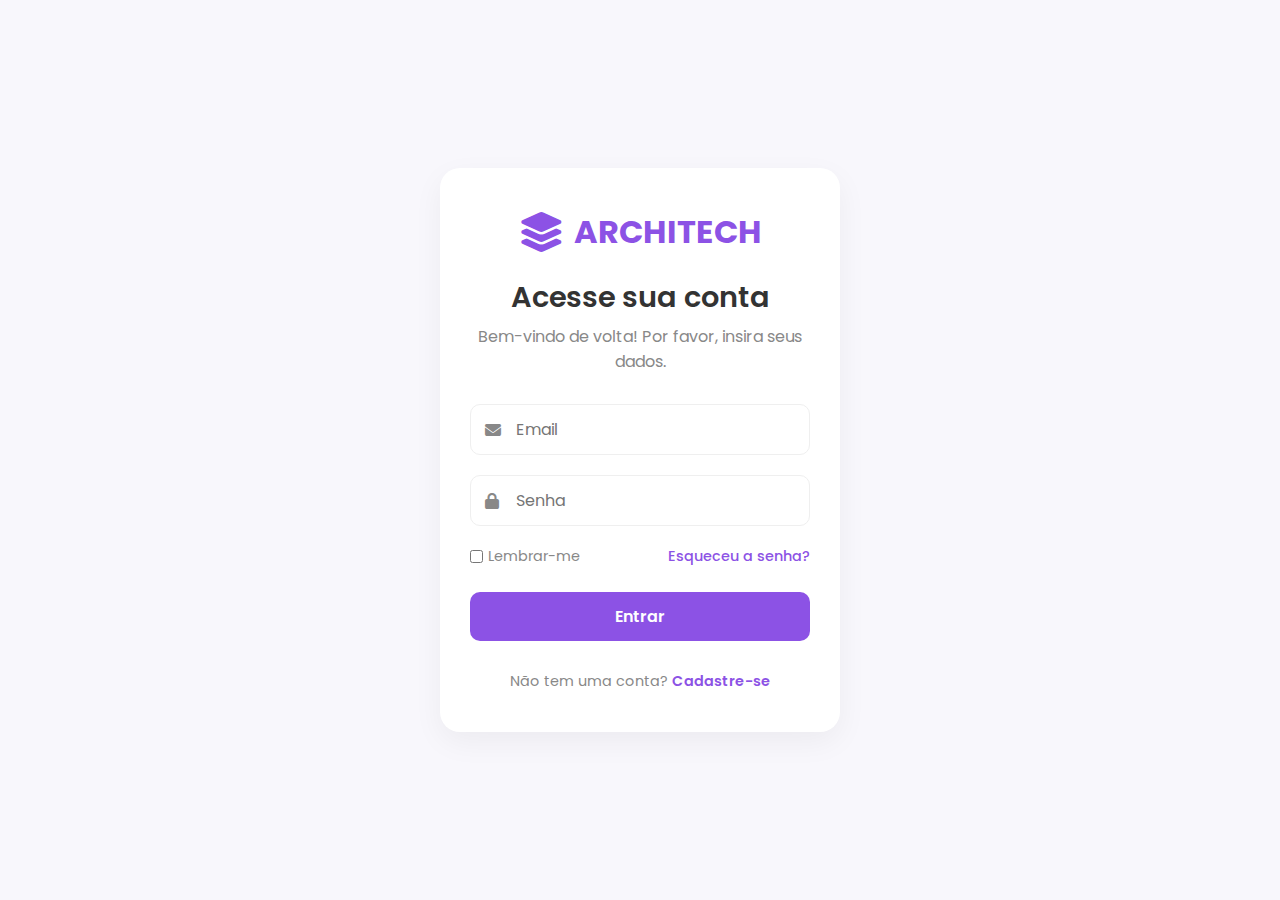
<file: Tela De Login/index.html>
<!DOCTYPE html>
<html lang="pt-BR">
<head>
    <meta charset="UTF-8">
    <meta name="viewport" content="width=device-width, initial-scale=1.0">
    <title>Architech - Login</title>
    <link rel="stylesheet" href="login.css">
    <link rel="preconnect" href="https://fonts.googleapis.com">
    <link rel="preconnect" href="https://fonts.gstatic.com" crossorigin>
    <link href="https://fonts.googleapis.com/css2?family=Poppins:wght@400;500;600;700&display=swap" rel="stylesheet">
    <link rel="stylesheet" href="https://cdnjs.cloudflare.com/ajax/libs/font-awesome/6.5.1/css/all.min.css">
</head>
<body>
    <div class="login-container">
        <div class="login-box">
            <div class="logotipo">
                <i class="fa-solid fa-layer-group"></i>
                <h1>ARCHITECH</h1>
            </div>
            <h2>Acesse sua conta</h2>
            <p class="subtitle">Bem-vindo de volta! Por favor, insira seus dados.</p>

            <form id="login-form">
                <div class="input-group">
                    <i class="fa-solid fa-envelope"></i>
                    <input type="email" id="email" placeholder="Email" required>
                </div>
                <div class="input-group">
                    <i class="fa-solid fa-lock"></i>
                    <input type="password" id="password" placeholder="Senha" required>
                </div>

                <div class="login-options">
                    <div class="remember-me">
                        <input type="checkbox" id="remember">
                        <label for="remember">Lembrar-me</label>
                    </div>
                    <a href="#" class="forgot-password">Esqueceu a senha?</a>
                </div>

                <button type="submit" class="btn-login">Entrar</button>
            </form>
            
            <div class="signup-link">
                <p>Não tem uma conta? <a href="#">Cadastre-se</a></p>
            </div>
        </div>
    </div>
    <script src="login.js"></script>
</body>
</html>
</file>
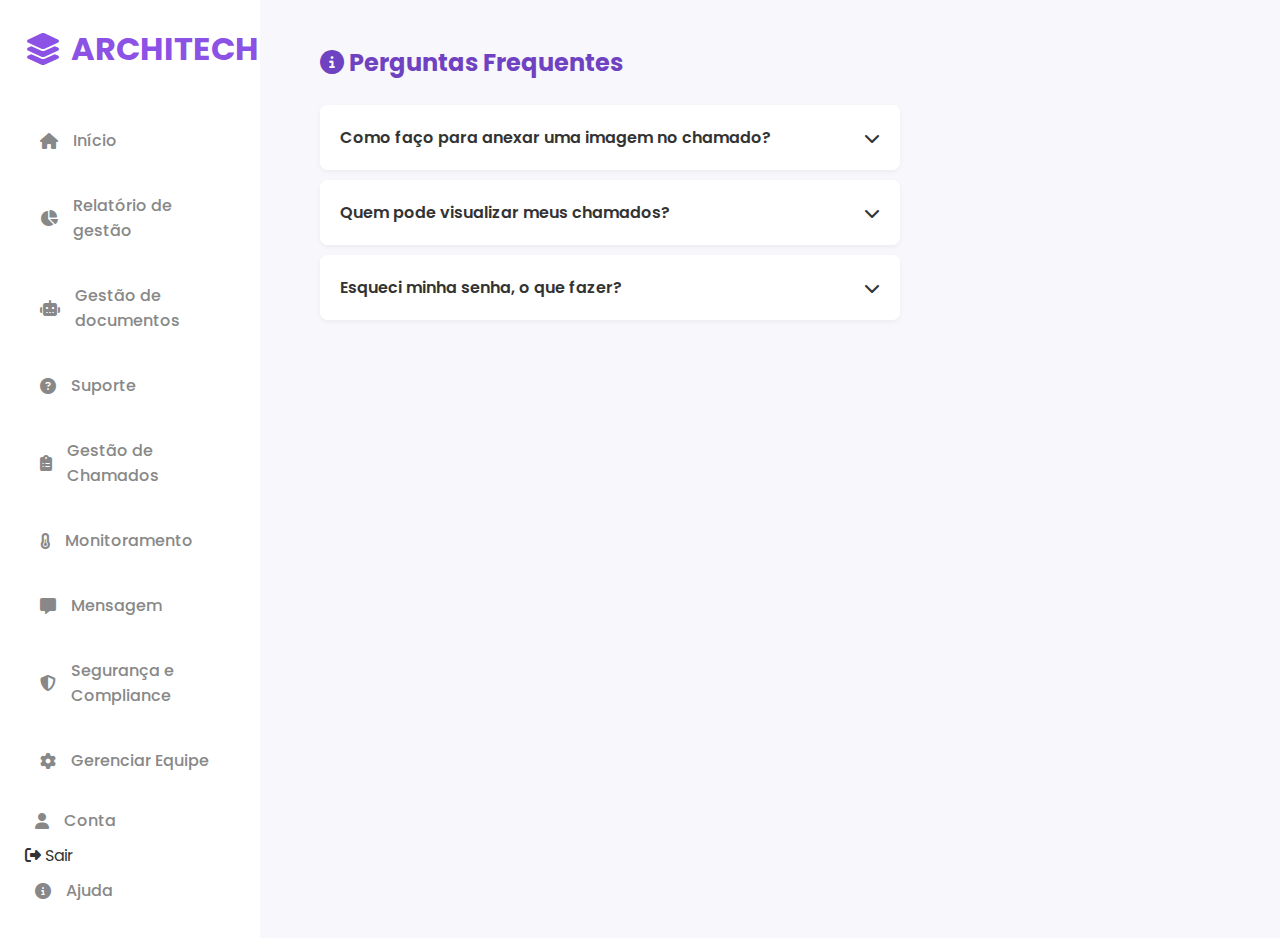
<file: html/ajuda.html>
<!DOCTYPE html>
<html lang="pt-BR">
<head>
    <meta charset="UTF-8">
    <meta name="viewport" content="width=device-width, initial-scale=1.0">
    <title>Ajuda & FAQ | ARCHITECH</title>
    <link rel="icon" type="image/png" href="img/Design sem nome (5).png">
    <link rel="stylesheet" href="../css/inicial.css">
    <link rel="preconnect" href="https://fonts.googleapis.com">
    <link rel="preconnect" href="https://fonts.gstatic.com" crossorigin>
    <link href="https://fonts.googleapis.com/css2?family=Poppins:wght@400;500;600;700&display=swap" rel="stylesheet">
    <link rel="stylesheet" href="https://cdnjs.cloudflare.com/ajax/libs/font-awesome/6.5.1/css/all.min.css">
    
    <style>
        .faq-container {
            max-width: 800px;
            margin: 0 auto;
            padding: 20px;
        }
        .faq-item {
            background: white;
            margin-bottom: 10px;
            border-radius: 8px;
            overflow: hidden;
            box-shadow: 0 2px 5px rgba(0,0,0,0.05);
        }
        .faq-pergunta {
            padding: 20px;
            background: #fff;
            display: flex;
            justify-content: space-between;
            align-items: center;
            cursor: pointer;
            font-weight: 600;
            color: #333;
            transition: background 0.3s;
        }
        .faq-pergunta:hover {
            background: #f8f5ff;
        }
        .faq-resposta {
            padding: 0 20px;
            max-height: 0;
            overflow: hidden;
            transition: max-height 0.3s ease-out, padding 0.3s ease;
            color: #666;
            font-size: 14px;
            line-height: 1.6;
            background: #fdfcff;
        }
        .faq-item.ativo .faq-resposta {
            max-height: 200px;
            padding: 20px;
            border-top: 1px solid #eee;
        }
        .faq-item.ativo i {
            transform: rotate(180deg);
            color: #6f42c1;
        }
        i { transition: transform 0.3s; }
    </style>
</head>
<body>
    <div class="painel-container" id="main-content">
        <aside class="barra-lateral-esquerda">
            <div class="logotipo">
                <i class="fa-solid fa-layer-group"></i>
                <h1>ARCHITECH</h1>
            </div>
          <nav class="menu-navegacao">
                <ul>
                   <li><a href="inicial.html"><i class="fa-solid fa-house"></i> Início</a></li>
                    <li><a href="relatorio.html"><i class="fa-solid fa-chart-pie"></i> Relatório de gestão</a></li>
                    <li><a href="automacao.html"><i class="fa-solid fa-robot"></i> Gestão de documentos</a></li>
                    <li><a href="suporte.html"><i class="fa-solid fa-circle-question"></i> Suporte</a></li>
<li><a href="painel-chamados.html"><i class="fa-solid fa-clipboard-list"></i> Gestão de Chamados</a></li>
                    <li><a href="monitor.html"><i class="fa-solid fa-temperature-half"></i> Monitoramento</a></li>
                    
                    <li><a href="mensagem.html"><i class="fa-solid fa-message"></i> Mensagem</a></li>
                    <li><a href="seguranca.html"><i class="fa-solid fa-shield-halved"></i> Segurança e Compliance</a></li>
                    <li><a href="configuracoes.html"><i class="fa-solid fa-gear"></i> Gerenciar Equipe</a></li>
                </ul>
            </nav>
           <div class="rodape-barra-lateral">
    <ul>
        <li><a href="conta.html"><i class="fa-solid fa-user"></i> Conta</a></li>
       <a href="#" id="btn-logout"> <i class="fa-solid fa-right-from-bracket"></i> Sair </a>
        <li><a href="ajuda.html"><i class="fa-solid fa-circle-info"></i> Ajuda</a></li>
    </ul>
</div>
        </aside>

        <main class="conteudo-principal">
            <div class="faq-container">
                <h2 style="color: #6f42c1; margin-bottom: 25px;"><i class="fa-solid fa-circle-info"></i> Perguntas Frequentes</h2>

                <div class="faq-item">
                    <div class="faq-pergunta">
                        Como faço para anexar uma imagem no chamado?
                        <i class="fa-solid fa-chevron-down"></i>
                    </div>
                    <div class="faq-resposta">
                        Ao abrir um chamado na aba "Suporte", clique no botão "Escolher arquivo" abaixo da descrição. Selecione o print do erro e clique em enviar. Lembre-se que o limite é de 2MB por imagem.
                    </div>
                </div>

                <div class="faq-item">
                    <div class="faq-pergunta">
                        Quem pode visualizar meus chamados?
                        <i class="fa-solid fa-chevron-down"></i>
                    </div>
                    <div class="faq-resposta">
                        Apenas você e a equipe de TI (Administradores e Chefes) têm acesso aos seus chamados abertos.
                    </div>
                </div>

                <div class="faq-item">
                    <div class="faq-pergunta">
                        Esqueci minha senha, o que fazer?
                        <i class="fa-solid fa-chevron-down"></i>
                    </div>
                    <div class="faq-resposta">
                        Na tela de login, clique em "Esqueceu a senha?". Um e-mail de redefinição será enviado para o seu endereço cadastrado no sistema.
                    </div>
                </div>

            </div>
        </main>
    </div>

    <script>
        // Lógica simples para abrir/fechar o FAQ
        document.querySelectorAll('.faq-pergunta').forEach(pergunta => {
            pergunta.addEventListener('click', () => {
                const item = pergunta.parentElement;
                item.classList.toggle('ativo');
            });
        });
    </script>
</body>
</html>
</file>
<file: Tela De Login/login.css>
/* ---- VARIÁVEIS DE COR E FONTES (Consistente com o projeto) ---- */
:root {
    --primary-purple: #8C52E5;
    --light-purple: #E8D5F5;
    --background-color: #F8F7FC;
    --card-background: #FFFFFF;
    --text-dark: #333333;
    --text-light: #888;
    --text-white: #FFFFFF;
    --border-color: #EFEFEF;
    --font-family: 'Poppins', sans-serif;
}

/* ---- RESET BÁSICO ---- */
* {
    margin: 0;
    padding: 0;
    box-sizing: border-box;
}

body {
    font-family: var(--font-family);
    background-color: var(--background-color);
    color: var(--text-dark);
    display: flex;
    justify-content: center;
    align-items: center;
    min-height: 100vh;
}

/* ---- CONTAINER PRINCIPAL ---- */
.login-container {
    padding: 20px;
}

.login-box {
    width: 100%;
    max-width: 400px;
    background-color: var(--card-background);
    padding: 40px 30px;
    border-radius: 20px;
    box-shadow: 0 10px 30px rgba(0, 0, 0, 0.05);
    text-align: center;
}

/* ---- LOGOTIPO ---- */
.logotipo {
    display: flex;
    align-items: center;
    justify-content: center;
    gap: 10px;
    color: var(--primary-purple);
    margin-bottom: 20px;
}

.logotipo i {
    font-size: 2.5rem;
}

/* ---- TÍTULOS E TEXTOS ---- */
h2 {
    font-size: 1.8rem;
    font-weight: 600;
    margin-bottom: 5px;
}

.subtitle {
    color: var(--text-light);
    margin-bottom: 30px;
}

/* ---- GRUPO DE INPUTS (ÍCONE + CAMPO) ---- */
.input-group {
    position: relative;
    margin-bottom: 20px;
}

.input-group i {
    position: absolute;
    left: 15px;
    top: 50%;
    transform: translateY(-50%);
    color: var(--text-light);
}

.input-group input {
    width: 100%;
    padding: 12px 15px 12px 45px; /* Espaço para o ícone */
    border: 1px solid var(--border-color);
    border-radius: 10px;
    font-size: 1rem;
    font-family: var(--font-family);
    outline: none;
    transition: border-color 0.3s;
}

.input-group input:focus {
    border-color: var(--primary-purple);
}

/* ---- OPÇÕES DE LOGIN (LEMBRAR-ME E ESQUECEU A SENHA) ---- */
.login-options {
    display: flex;
    justify-content: space-between;
    align-items: center;
    font-size: 0.9rem;
    margin-bottom: 25px;
}

.remember-me {
    display: flex;
    align-items: center;
    gap: 5px;
    color: var(--text-light);
}

.forgot-password {
    color: var(--primary-purple);
    text-decoration: none;
    font-weight: 500;
}

.forgot-password:hover {
    text-decoration: underline;
}

/* ---- BOTÃO DE LOGIN ---- */
.btn-login {
    width: 100%;
    padding: 12px;
    background-color: var(--primary-purple);
    color: var(--text-white);
    border: none;
    border-radius: 10px;
    font-size: 1rem;
    font-weight: 600;
    font-family: var(--font-family);
    cursor: pointer;
    transition: opacity 0.3s;
}

.btn-login:hover {
    opacity: 0.9;
}

/* ---- LINK PARA CADASTRO ---- */
.signup-link {
    margin-top: 30px;
    font-size: 0.9rem;
    color: var(--text-light);
}

.signup-link a {
    color: var(--primary-purple);
    text-decoration: none;
    font-weight: 600;
}

.signup-link a:hover {
    text-decoration: underline;
}
</file>
<file: css/inicial.css>
/* ---- RESET BÁSICO E CONFIGURAÇÕES GLOBAIS ---- */
* {
    margin: 0;
    padding: 0;
    box-sizing: border-box;
}

:root {
    --primary-purple: #8C52E5;
    --light-purple: #E8D5F5;
    --background-color: #F8F7FC;
    --card-background: #FFFFFF;
    --text-dark: #333333;
    --text-light: #888;
    --text-white: #FFFFFF;
    --border-color: #EFEFEF;
    --font-family: 'Poppins', sans-serif;
}

body {
    font-family: var(--font-family);
    background-color: var(--background-color);
    color: var(--text-dark);
}

a {
    text-decoration: none;
    color: inherit;
}

ul {
    list-style: none;
}

/* ---- LAYOUT PRINCIPAL COM CSS GRID ---- */
.painel-container {
    display: grid;
    grid-template-columns: 260px 1fr 320px;
    min-height: 100vh;
    gap: 20px;
}

/* ---- COLUNA DA ESQUERDA (NAVEGAÇÃO) ---- */
.barra-lateral-esquerda {
    background-color: var(--card-background);
    padding: 25px;
    display: flex;
    flex-direction: column;
}

.barra-lateral-esquerda .logotipo {
    display: flex;
    align-items: center;
    gap: 10px;
    color: var(--primary-purple);
    margin-bottom: 40px;
}

.barra-lateral-esquerda .logotipo i {
    font-size: 2rem;
}

.barra-lateral-esquerda .menu-navegacao ul li a {
    display: flex;
    align-items: center;
    gap: 15px;
    padding: 15px;
    border-radius: 10px;
    font-weight: 500;
    color: var(--text-light);
    margin-bottom: 10px;
    transition: background-color 0.3s, color 0.3s;
}

.barra-lateral-esquerda .menu-navegacao ul li.ativo a,
.barra-lateral-esquerda .menu-navegacao ul li a:hover {
    background-color: var(--primary-purple);
    color: var(--text-white);
}

.barra-lateral-esquerda .rodape-barra-lateral {
    margin-top: auto;
}

.barra-lateral-esquerda .rodape-barra-lateral ul li a {
    display: flex;
    align-items: center;
    gap: 15px;
    padding: 10px;
    font-weight: 500;
    color: var(--text-light);
}

/* ---- CONTEÚDO PRINCIPAL (CENTRO) ---- */
.conteudo-principal {
    padding: 25px 20px;
    overflow-y: auto;
}

.cabecalho-principal {
    display: flex;
    justify-content: space-between;
    align-items: center;
    margin-bottom: 30px;
}

.cabecalho-principal .barra-pesquisa {
    display: flex;
    align-items: center;
    background-color: var(--card-background);
    padding: 10px 20px;
    border-radius: 12px;
    flex-grow: 1;
    max-width: 400px;
}

.cabecalho-principal .barra-pesquisa input {
    border: none;
    outline: none;
    margin-left: 10px;
    font-size: 1rem;
    background: transparent;
    width: 100%;
}

.cabecalho-principal .icones-cabecalho {
    display: flex;
    gap: 20px;
    font-size: 1.5rem;
    color: var(--text-light);
}

.banner-destaque {
    background-color: var(--light-purple);
    padding: 40px;
    border-radius: 20px;
    margin-bottom: 30px;
}

.banner-destaque h2 {
    font-size: 2rem;
    max-width: 60%;
    margin-bottom: 20px;
}

.banner-destaque .botao-principal {
    background-color: var(--card-background);
    color: var(--text-dark);
    border: none;
    padding: 12px 25px;
    font-size: 1rem;
    font-weight: 600;
    border-radius: 10px;
    cursor: pointer;
    transition: transform 0.2s;
}

.banner-destaque .botao-principal:hover {
    transform: scale(1.05);
}

.cabecalho-secao {
    display: flex;
    justify-content: space-between;
    align-items: center;
    margin-bottom: 20px;
}

.cabecalho-secao h3 {
    font-size: 1.5rem;
}

.cabecalho-secao .botao-ver-tudo {
    background-color: var(--light-purple);
    color: var(--primary-purple);
    padding: 8px 15px;
    border-radius: 8px;
    font-weight: 500;
}

.acesso-rapido .grade-cartoes {
    display: grid;
    grid-template-columns: repeat(5, 1fr);
    gap: 20px;
}

.acesso-rapido .item-cartao {
    background-color: var(--card-background);
    padding: 20px;
    border-radius: 15px;
    text-align: center;
    cursor: pointer;
    transition: box-shadow 0.3s, transform 0.3s;
}

.acesso-rapido .item-cartao:hover {
    transform: translateY(-5px);
    box-shadow: 0 10px 20px rgba(0,0,0,0.05);
}

.acesso-rapido .item-cartao.cartao-ativo {
    background-color: var(--primary-purple);
    color: var(--text-white);
}

.acesso-rapido .item-cartao i {
    font-size: 2rem;
    display: block;
    margin-bottom: 15px;
}

.outras-unidades {
    margin-top: 30px;
}

.outras-unidades .espaco-mapa {
    width: 100%;
    height: 200px;
    background-color: var(--border-color);
    border-radius: 15px;
    display: flex;
    align-items: center;
    justify-content: center;
    color: var(--text-light);
}


/* ---- COLUNA DA DIREITA (INFORMAÇÕES) ---- */
.barra-lateral-direita {
    background-color: var(--card-background);
    padding: 25px;
    display: flex;
    flex-direction: column;
    gap: 30px;
}

.secao-perfil {
    display: flex;
    align-items: center;
    gap: 15px;
}

.secao-perfil img {
    width: 50px;
    height: 50px;
    border-radius: 50%;
}

.secao-perfil .info-perfil span {
    color: var(--text-light);
    font-size: 0.9rem;
}

.secao-agenda .datas-agenda {
    display: flex;
    gap: 15px;
}

.secao-agenda .cartao-data {
    background-color: var(--primary-purple);
    color: var(--text-white);
    border-radius: 15px;
    padding: 15px;
    text-align: center;
    flex-grow: 1;
}

.secao-agenda .cartao-data strong {
    font-size: 2.2rem;
    display: block;
    line-height: 1;
}

.atividades-disponiveis ul {
    display: flex;
    flex-direction: column;
    gap: 15px;
}

.atividades-disponiveis .item-atividade {
    display: flex;
    align-items: center;
    gap: 15px;
    padding: 15px;
    border-radius: 12px;
}

.atividades-disponiveis .item-atividade.destacado {
    background-color: var(--light-purple);
}

.atividades-disponiveis .fundo-icone {
    width: 40px;
    height: 40px;
    display: flex;
    align-items: center;
    justify-content: center;
    border-radius: 8px;
    background-color: var(--card-background);
}

.atividades-disponiveis .fundo-icone i {
    color: var(--primary-purple);
}

.secao-mensagem .preview-mensagem {
    background-color: var(--light-purple);
    padding: 15px;
    border-radius: 15px;
    display: flex;
    gap: 10px;
}

.secao-mensagem img {
    width: 40px;
    height: 40px;
    border-radius: 8px;
    align-self: flex-start;
}

.secao-mensagem .cabecalho-mensagem {
    display: flex;
    justify-content: space-between;
    align-items: center;
    margin-bottom: 5px;
}
.secao-mensagem .cabecalho-mensagem span i {
    font-size: 0.5rem;
    color: #52E588;
}

/* ---- ESTILOS DA TELA DE CARREGAMENTO (SPLASH SCREEN) ---- */
#splash-screen {
    position: fixed;
    top: 0;
    left: 0;
    width: 100vw;
    height: 100vh;
    background-color: var(--primary-purple);
    display: flex;
    justify-content: center;
    align-items: center;
    z-index: 9999;
    flex-direction: column;
    color: var(--text-white);
    transition: opacity 0.8s ease-out, visibility 0.8s ease-out;
    opacity: 1;
    visibility: visible;
}

#splash-screen.hidden {
    opacity: 0;
    visibility: hidden;
}

#splash-screen .splash-content {
    text-align: center;
}

#splash-screen .splash-content i {
    font-size: 4rem;
    margin-bottom: 10px;
}

#splash-screen .splash-content h1 {
    font-size: 2.5rem;
    margin-bottom: 30px;
}

.loader {
    border: 4px solid rgba(255, 255, 255, 0.3);
    border-top: 4px solid var(--text-white);
    border-radius: 50%;
    width: 40px;
    height: 40px;
    animation: spin 1s linear infinite;
    margin: 0 auto;
}

@keyframes spin {
    0% { transform: rotate(0deg); }
    100% { transform: rotate(360deg); }
}

/* ======================================================= */
/* ESTILOS RESPONSIVOS PARA CELULARES (Telas até 600px) */
/* ======================================================= */
@media (max-width: 600px) {

    /* --- AJUSTES GERAIS --- */
    body {
        font-size: 14px; /* Opcional: Diminuir um pouco a fonte base */
    }

    /* --- Esconder Menus Laterais (Exemplo) --- */
    /* Você pode ajustar isso se quiser um menu diferente no mobile */
    .barra-lateral-esquerda,
    .barra-lateral-direita {
        display: none; /* Esconde as barras laterais */
    }

    /* --- Ajustar Container Principal --- */
    .painel-container {
        display: block; /* Tira o display grid/flex, faz o conteúdo ocupar tudo */
    }

    /* --- Ajustar Conteúdo Principal --- */
    .conteudo-principal {
        width: 100%; /* Ocupa toda a largura */
        padding: 10px; /* Reduz o espaçamento interno */
        margin: 0; /* Remove margens laterais, se houver */
        box-sizing: border-box; /* Garante que padding não estoure a largura */
    }

    /* --- Ajustar Cabeçalho (se houver) --- */
    .cabecalho-principal {
        /* Talvez precise ajustar itens do cabeçalho aqui */
        padding: 10px;
    }
    .barra-pesquisa input {
        width: 150px; /* Exemplo: diminuir barra de pesquisa */
    }

    /* --- Ajustar Formulários (Ex: automacao.html, arquivo.html) --- */
    #formularioCadastro, 
    #listaDeArquivos {
        margin: 10px; /* Reduz margens externas */
        padding: 15px; /* Reduz padding interno */
    }
    #formularioCadastro h2,
    #listaDeArquivos h2 {
        font-size: 1.5em; /* Diminui título */
    }
    #formularioCadastro button,
    #listaDeArquivos button,
    .item-lista-arquivo a.btn-detalhes {
        padding: 10px 15px; /* Diminui tamanho dos botões */
        font-size: 14px;
    }
    #qrcode, #qrcodeDetalhes {
        /* Ajustar tamanho do QR Code se necessário */
        width: 100px !important; 
        height: 100px !important;
        min-width: 100px;
        min-height: 100px;
    }
    #qrcode img, #qrcodeDetalhes img,
    #qrcode canvas, #qrcodeDetalhes canvas {
        /* Força a imagem/canvas do QR Code a respeitar o tamanho */
         width: 100px !important;
         height: 100px !important;
    }


    /* --- Ajustar Lista (listar.html) --- */
    .item-lista-arquivo {
        flex-direction: column; /* Coloca info e botão um embaixo do outro */
        align-items: flex-start; /* Alinha no começo */
        padding: 10px;
    }
    .item-lista-arquivo .item-link {
        margin-top: 10px; /* Espaço entre info e botão */
    }

    /* --- Ajustar Abas (automacao.html, listar.html) --- */
    .abas-container {
        margin: 10px 10px 0 10px;
    }
    .abas-container button {
        padding: 8px 12px;
        font-size: 13px;
    }

    /* --- Adicione mais ajustes conforme necessário --- */
    /* Ex: .grade-cartoes (da inicial.html) */
    .grade-cartoes {
        grid-template-columns: 1fr 1fr; /* 2 colunas no celular? */
        gap: 10px; /* Diminui espaço */
    }
    .item-cartao span {
        font-size: 12px;
    }
    
    /* Ex: Página de Configurações */
    .settings-container {
        flex-direction: column; /* Menu de config em cima, conteúdo embaixo */
    }
    .settings-menu {
        width: 100%;
        margin-bottom: 15px;
    }
    .settings-content {
        width: 100%;
    }
    .profile-section {
        flex-direction: column-reverse; /* Detalhes em cima, foto embaixo */
        align-items: center;
    }
    .profile-pic-area {
        margin-bottom: 15px;
    }

}

/* ======================================================= */
/* ESTILOS DO CHATBOT DATALIA                             */
/* ======================================================= */

.chat-janela {
    background-color: #1e1e2d; /* Fundo escuro */
    border: 1px solid #444;
    border-radius: 8px;
    margin-top: 10px;
    box-shadow: 0 4px 15px rgba(0, 0, 0, 0.2);
    overflow: hidden; 
}

.chat-cabecalho {
    background-color: #2a2a3a;
    padding: 10px 15px;
    font-weight: bold;
    color: #eee;
    display: flex;
    justify-content: space-between;
    align-items: center;
    border-bottom: 1px solid #444;
}

#fecharChatBtn {
    background: none;
    border: none;
    color: #aaa;
    font-size: 24px; /* Aumentar um pouco */
    line-height: 1; /* Alinhar melhor o 'X' */
    cursor: pointer;
    padding: 0 5px; /* Adicionar área de clique */
}
#fecharChatBtn:hover {
    color: #fff;
}

.chat-corpo {
    height: 250px; /* Altura da área de mensagens */
    overflow-y: auto; /* Barra de rolagem se precisar */
    padding: 15px;
    display: flex;
    flex-direction: column;
    gap: 10px; /* Espaço entre mensagens */
}

/* Estilo básico das mensagens */
.mensagem {
    padding: 8px 12px;
    border-radius: 15px;
    max-width: 80%;
    word-wrap: break-word; /* Quebra palavras longas */
    font-size: 14px; /* Ajustar tamanho da fonte */
    line-height: 1.4;
}

/* Mensagem da IA (Esquerda) */
.mensagem.ia {
    background-color: #3a3a4a;
    color: #eee;
    border-bottom-left-radius: 5px; /* Ajustar raio */
    align-self: flex-start;
}

/* Mensagem do Usuário (Direita) */
.mensagem.usuario {
    background-color: #6f42c1; /* Roxo */
    color: #fff;
    border-bottom-right-radius: 5px; /* Ajustar raio */
    align-self: flex-end;
}

.chat-input {
    display: flex;
    padding: 10px;
    border-top: 1px solid #444;
    background-color: #2a2a3a;
}

#chatInput {
    flex-grow: 1; 
    padding: 8px 12px; /* Aumentar padding */
    border: 1px solid #444;
    background-color: #1e1e2d;
    color: #eee;
    border-radius: 20px;
    margin-right: 8px; /* Aumentar margem */
    font-size: 14px;
}
#chatInput:focus { /* Estilo quando digita */
    outline: none;
    border-color: #6f42c1;
}


#enviarChatBtn {
    background-color: #6f42c1;
    color: white;
    border: none;
    border-radius: 50%; /* Botão redondo */
    width: 38px; /* Aumentar um pouco */
    height: 38px;
    cursor: pointer;
    font-size: 16px;
    display: flex;
    align-items: center;
    justify-content: center;
    flex-shrink: 0; /* Impede que o botão encolha */
    transition: background-color 0.2s;
}
#enviarChatBtn:hover {
    background-color: #5a37a0;
}
#enviarChatBtn:disabled { /* Estilo quando está carregando */
    background-color: #555;
    cursor: default;
}

/* Animação de carregamento (opcional) */
.mensagem.ia.loading::after {
    content: '...';
    display: inline-block;
    animation: typing 1s infinite;
}
@keyframes typing {
    0% { content: '.'; }
    33% { content: '..'; }
    66% { content: '...'; }
}

/* ======================================================= */
/* RESPONSIVIDADE PRINCIPAL (CELULARES E TABLETS) */
/* ======================================================= */
@media screen and (max-width: 900px) {
    .painel-container { display: flex !important; flex-direction: column !important; }
    .barra-lateral-esquerda { width: 100%; padding: 15px; align-items: center; }
    .menu-navegacao { width: 100%; }
    .menu-navegacao ul { display: flex; overflow-x: auto; gap: 10px; padding-bottom: 10px; white-space: nowrap; }
    .menu-navegacao ul::-webkit-scrollbar { height: 0px; }
    .menu-navegacao ul li { flex-shrink: 0; margin: 0; }
    .rodape-barra-lateral { margin-top: 15px; width: 100%; }
    .rodape-barra-lateral ul { display: flex; justify-content: center; gap: 20px; padding: 0; }
    .conteudo-principal { width: 100%; padding: 15px; }
    .cabecalho-principal { flex-direction: column; gap: 15px; }
    .cabecalho-principal .barra-pesquisa { width: 100%; max-width: 100%; }
    .banner-destaque { padding: 20px; text-align: center; }
    .banner-destaque h2 { max-width: 100%; font-size: 1.5rem; }
    .acesso-rapido .grade-cartoes { grid-template-columns: repeat(2, 1fr) !important; gap: 10px; }
    .barra-lateral-direita { width: 100%; border-left: none; border-top: 1px solid var(--border-color); padding: 20px 15px; }
}

/* ======================================================= */
/* ESTILOS DO MENU DE RECOMENDAÇÕES DA PESQUISA */
/* ======================================================= */
.menu-recomendacoes-pesquisa {
    display: none; /* Escondido por padrão */
    position: absolute;
    top: 110%;
    left: 0;
    width: 100%;
    background-color: var(--card-background);
    border-radius: 10px;
    box-shadow: 0 10px 25px rgba(0,0,0,0.1);
    z-index: 1000;
    overflow: hidden;
    border: 1px solid var(--border-color);
}

.menu-recomendacoes-pesquisa .titulo-recomenda {
    padding: 12px 15px 5px 15px;
    font-size: 11px;
    text-transform: uppercase;
    color: var(--text-light);
    font-weight: bold;
}

.menu-recomendacoes-pesquisa ul li {
    padding: 12px 15px;
    cursor: pointer;
    font-size: 14px;
    color: var(--text-dark);
    display: flex;
    align-items: center;
    gap: 10px;
    transition: background-color 0.2s, color 0.2s;
}

.menu-recomendacoes-pesquisa ul li i {
    color: var(--primary-purple);
    width: 20px;
    text-align: center;
}

/* Efeito ao passar o mouse por cima das opções */
.menu-recomendacoes-pesquisa ul li:hover {
    background-color: var(--light-purple);
    color: var(--primary-purple);
}
@media screen and (max-width: 480px) {
    .acesso-rapido .grade-cartoes { grid-template-columns: 1fr !important; }
}@media screen and (max-width: 900px) {
    /* Transforma o layout grid em blocos empilhados */
    .painel-container {
        display: flex;
        flex-direction: column;
    }

    /* Menu Lateral vira um Menu no Topo */
    .barra-lateral-esquerda {
        width: 100%;
        padding: 15px;
        align-items: center;
    }
    
    .barra-lateral-esquerda .logotipo {
        margin-bottom: 20px;
    }

    .menu-navegacao {
        width: 100%;
    }

    /* Menu rolável (Scroll horizontal) */
    .menu-navegacao ul {
        display: flex;
        overflow-x: auto;
        gap: 10px;
        padding-bottom: 10px;
        white-space: nowrap;
    }
    
    /* Esconde a barra de rolagem para ficar mais bonito */
    .menu-navegacao ul::-webkit-scrollbar {
        height: 0px; 
    }

    .menu-navegacao ul li {
        flex-shrink: 0;
    }

    .rodape-barra-lateral {
        margin-top: 15px;
        width: 100%;
    }

    .rodape-barra-lateral ul {
        display: flex;
        justify-content: center;
        gap: 20px;
    }

    /* Ajustes do Conteúdo Central */
    .conteudo-principal {
        padding: 15px;
    }

    .cabecalho-principal {
        flex-direction: column;
        gap: 15px;
    }

    .cabecalho-principal .barra-pesquisa {
        width: 100%;
        max-width: 100%;
    }

    .banner-destaque {
        padding: 20px;
        text-align: center;
    }

    .banner-destaque h2 {
        max-width: 100%;
        font-size: 1.5rem;
    }

    /* Cartões viram 2 colunas */
    .acesso-rapido .grade-cartoes {
        grid-template-columns: repeat(2, 1fr);
        gap: 10px;
    }

    /* A barra da direita vai para o final da página */
    .barra-lateral-direita {
        width: 100%;
        border-top: 1px solid var(--border-color);
        padding: 20px 15px;
    }
}

/* Telas MUITO pequenas (Ex: iPhone SE) */
@media screen and (max-width: 400px) {
    .acesso-rapido .grade-cartoes {
        grid-template-columns: 1fr; /* 1 cartão por linha */
    }
    .banner-destaque h2 {
        font-size: 1.2rem;
    }
}
</file>
